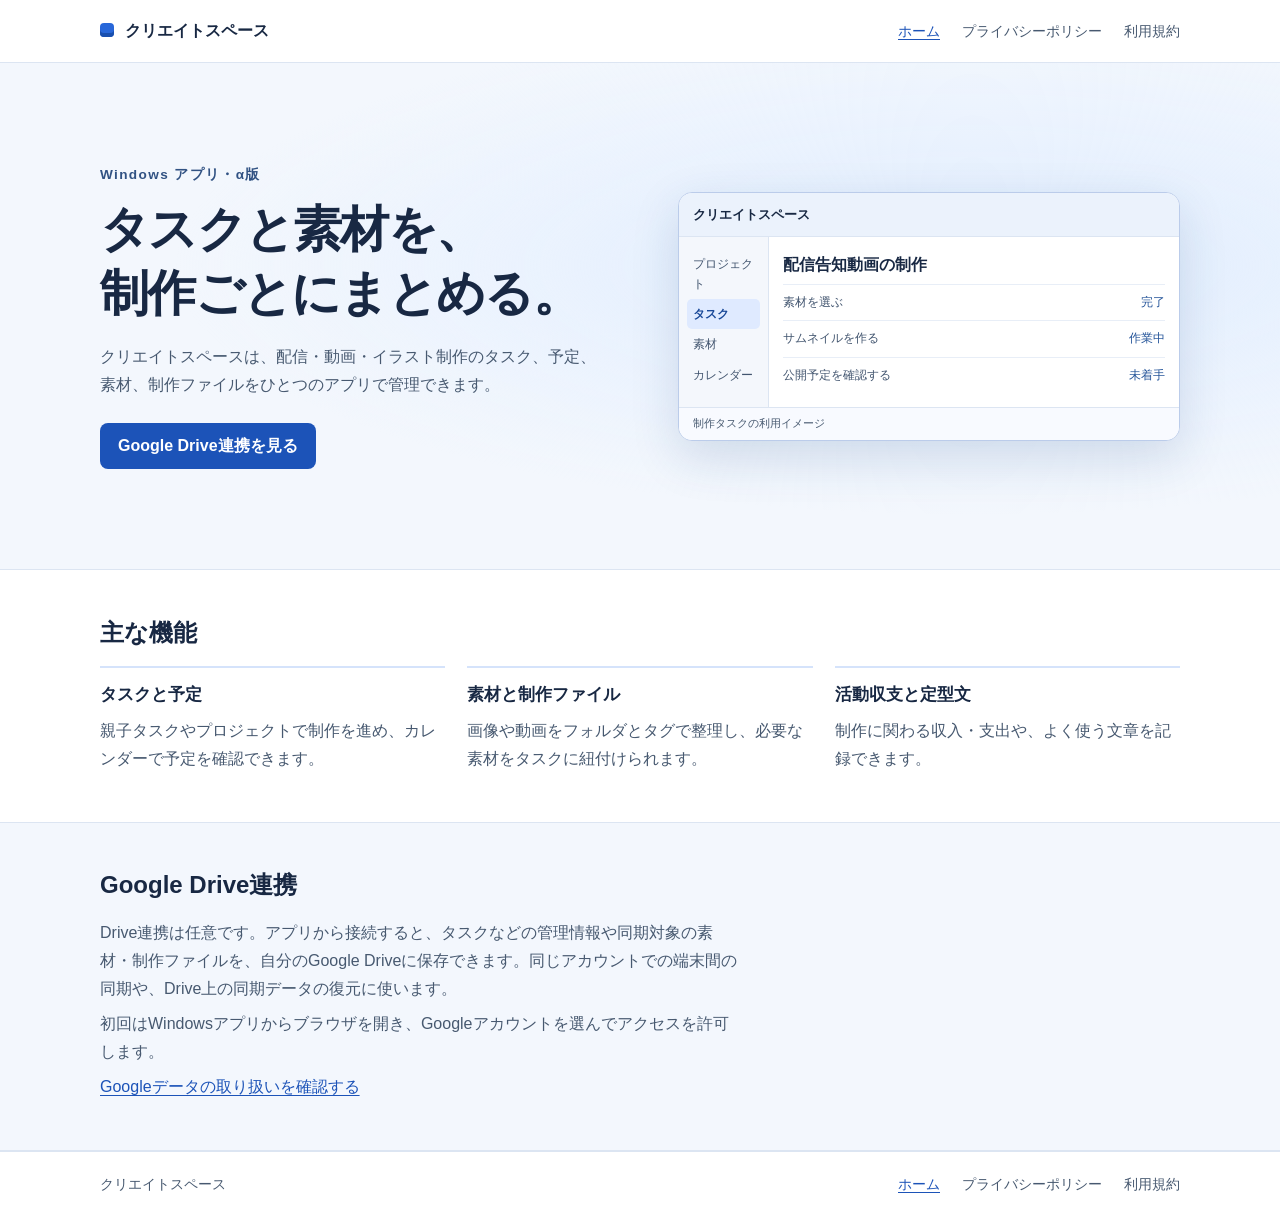
<file: index.html>
<!doctype html>
<html lang="ja"><head><meta charset="utf-8"><meta name="viewport" content="width=device-width, initial-scale=1"><meta name="description" content="タスク、素材、制作ファイルをまとめて管理できるWindowsアプリ。Google Driveとの任意の同期に対応。"><title>クリエイトスペース | Windows向け制作管理アプリ</title><link rel="stylesheet" href="styles.css"></head>
<body><header><div class="wrap bar"><a class="brand" href="index.html">クリエイトスペース</a><nav aria-label="サイト内メニュー"><a href="index.html" aria-current="page">ホーム</a><a href="privacy.html">プライバシーポリシー</a><a href="terms.html">利用規約</a></nav></div></header>
<main>
<section class="hero"><div class="wrap hero-inner"><div><p class="platform">Windows アプリ・α版</p><h1>タスクと素材を、<br>制作ごとにまとめる。</h1><p class="lead">クリエイトスペースは、配信・動画・イラスト制作のタスク、予定、素材、制作ファイルをひとつのアプリで管理できます。</p><a class="button" href="#drive">Google Drive連携を見る</a></div>
<figure class="demo"><div class="demo-top">クリエイトスペース</div><div class="demo-grid"><div class="demo-nav"><span>プロジェクト</span><span class="on">タスク</span><span>素材</span><span>カレンダー</span></div><div class="demo-body"><strong>配信告知動画の制作</strong><div class="demo-row"><span>素材を選ぶ</span><span>完了</span></div><div class="demo-row"><span>サムネイルを作る</span><span>作業中</span></div><div class="demo-row"><span>公開予定を確認する</span><span>未着手</span></div></div></div><figcaption>制作タスクの利用イメージ</figcaption></figure>
</div></section>
<section class="section wrap" aria-labelledby="features"><h2 id="features">主な機能</h2><div class="features"><article><h3>タスクと予定</h3><p>親子タスクやプロジェクトで制作を進め、カレンダーで予定を確認できます。</p></article><article><h3>素材と制作ファイル</h3><p>画像や動画をフォルダとタグで整理し、必要な素材をタスクに紐付けられます。</p></article><article><h3>活動収支と定型文</h3><p>制作に関わる収入・支出や、よく使う文章を記録できます。</p></article></div></section>
<section class="section sync" id="drive" aria-labelledby="drive-title"><div class="wrap"><h2 id="drive-title">Google Drive連携</h2><p>Drive連携は任意です。アプリから接続すると、タスクなどの管理情報や同期対象の素材・制作ファイルを、自分のGoogle Driveに保存できます。同じアカウントでの端末間の同期や、Drive上の同期データの復元に使います。</p><p>初回はWindowsアプリからブラウザを開き、Googleアカウントを選んでアクセスを許可します。</p><p><a href="privacy.html">Googleデータの取り扱いを確認する</a></p></div></section>
</main>
<footer class="foot"><div class="wrap"><span>クリエイトスペース</span><nav aria-label="フッターメニュー"><a href="index.html" aria-current="page">ホーム</a><a href="privacy.html">プライバシーポリシー</a><a href="terms.html">利用規約</a></nav></div></footer></body></html>
</file>
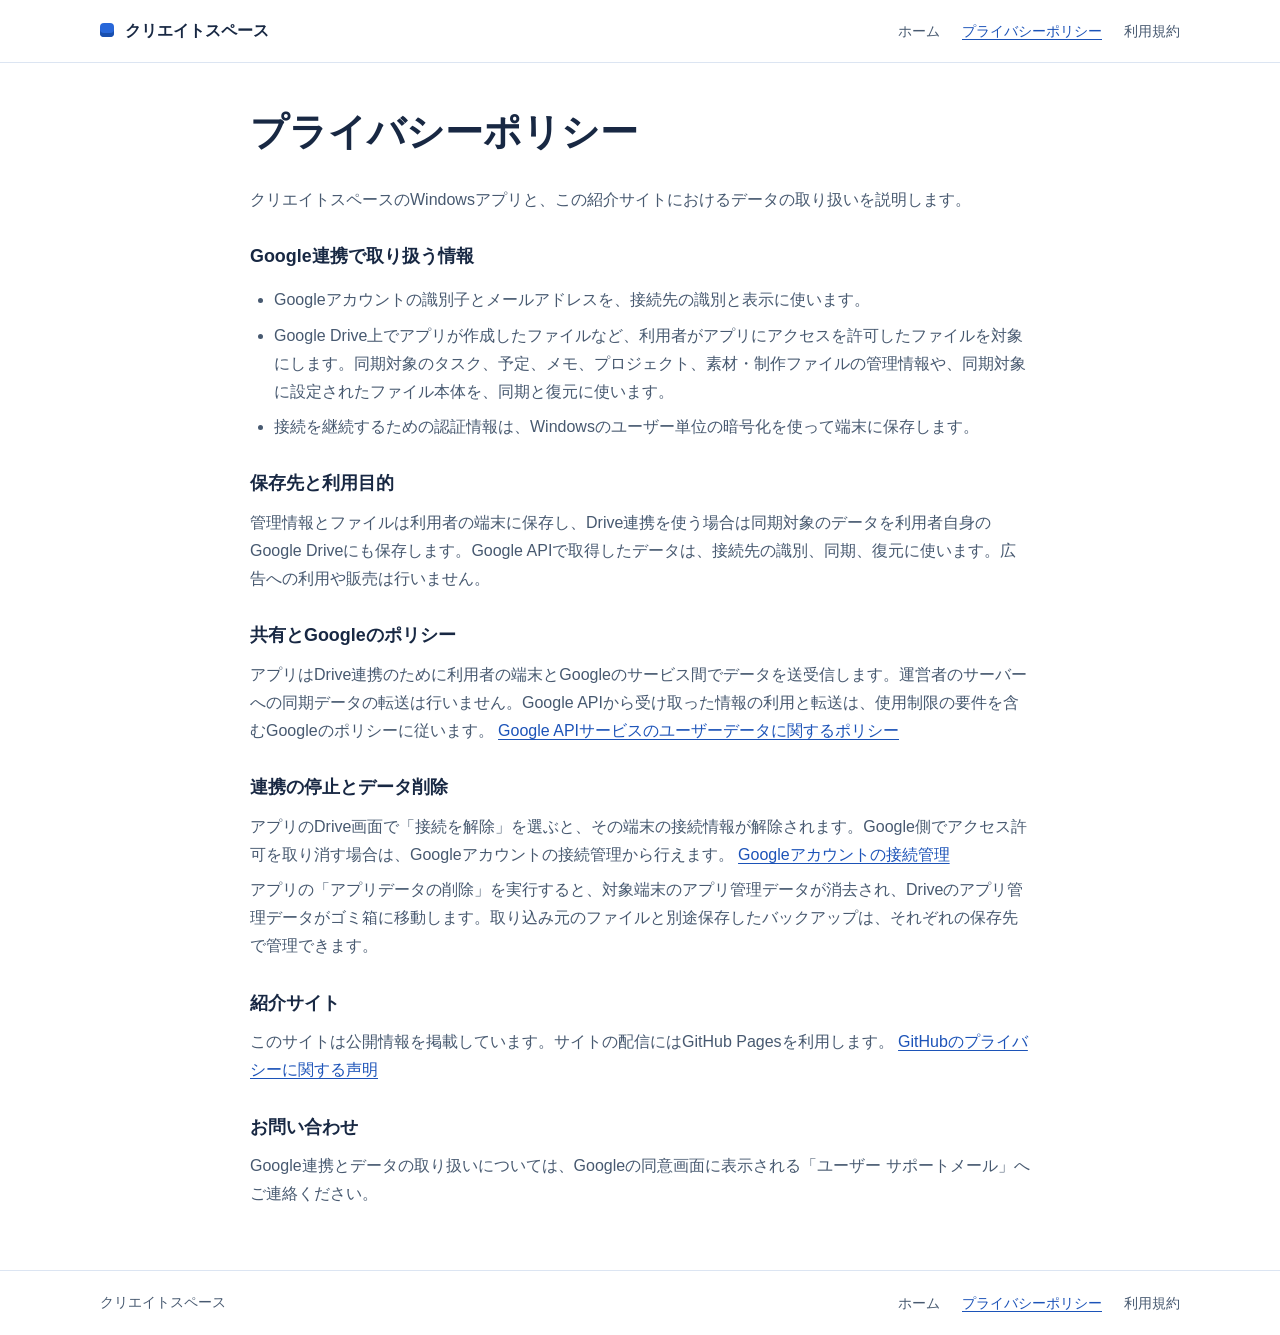
<file: privacy.html>
<!doctype html>
<html lang="ja"><head><meta charset="utf-8"><meta name="viewport" content="width=device-width, initial-scale=1"><meta name="description" content="クリエイトスペースとGoogle Drive連携で取り扱うデータ、保存、接続解除、削除について。"><title>プライバシーポリシー | クリエイトスペース</title><link rel="stylesheet" href="styles.css"></head>
<body><header><div class="wrap bar"><a class="brand" href="index.html">クリエイトスペース</a><nav aria-label="サイト内メニュー"><a href="index.html">ホーム</a><a href="privacy.html" aria-current="page">プライバシーポリシー</a><a href="terms.html">利用規約</a></nav></div></header>
<main class="article"><h1>プライバシーポリシー</h1><p>クリエイトスペースのWindowsアプリと、この紹介サイトにおけるデータの取り扱いを説明します。</p>
<h2>Google連携で取り扱う情報</h2><ul><li>Googleアカウントの識別子とメールアドレスを、接続先の識別と表示に使います。</li><li>Google Drive上でアプリが作成したファイルなど、利用者がアプリにアクセスを許可したファイルを対象にします。同期対象のタスク、予定、メモ、プロジェクト、素材・制作ファイルの管理情報や、同期対象に設定されたファイル本体を、同期と復元に使います。</li><li>接続を継続するための認証情報は、Windowsのユーザー単位の暗号化を使って端末に保存します。</li></ul>
<h2>保存先と利用目的</h2><p>管理情報とファイルは利用者の端末に保存し、Drive連携を使う場合は同期対象のデータを利用者自身のGoogle Driveにも保存します。Google APIで取得したデータは、接続先の識別、同期、復元に使います。広告への利用や販売は行いません。</p>
<h2>共有とGoogleのポリシー</h2><p>アプリはDrive連携のために利用者の端末とGoogleのサービス間でデータを送受信します。運営者のサーバーへの同期データの転送は行いません。Google APIから受け取った情報の利用と転送は、使用制限の要件を含むGoogleのポリシーに従います。 <a href="https://developers.google.com/terms/api-services-user-data-policy?hl=ja">Google APIサービスのユーザーデータに関するポリシー</a></p>
<h2>連携の停止とデータ削除</h2><p>アプリのDrive画面で「接続を解除」を選ぶと、その端末の接続情報が解除されます。Google側でアクセス許可を取り消す場合は、Googleアカウントの接続管理から行えます。 <a href="https://myaccount.google.com/connections">Googleアカウントの接続管理</a></p><p>アプリの「アプリデータの削除」を実行すると、対象端末のアプリ管理データが消去され、Driveのアプリ管理データがゴミ箱に移動します。取り込み元のファイルと別途保存したバックアップは、それぞれの保存先で管理できます。</p>
<h2>紹介サイト</h2><p>このサイトは公開情報を掲載しています。サイトの配信にはGitHub Pagesを利用します。 <a href="https://docs.github.com/ja/site-policy/privacy-policies/github-general-privacy-statement">GitHubのプライバシーに関する声明</a></p>
<h2>お問い合わせ</h2><p>Google連携とデータの取り扱いについては、Googleの同意画面に表示される「ユーザー サポートメール」へご連絡ください。</p></main>
<footer class="foot"><div class="wrap"><span>クリエイトスペース</span><nav aria-label="フッターメニュー"><a href="index.html">ホーム</a><a href="privacy.html" aria-current="page">プライバシーポリシー</a><a href="terms.html">利用規約</a></nav></div></footer></body></html>
</file>
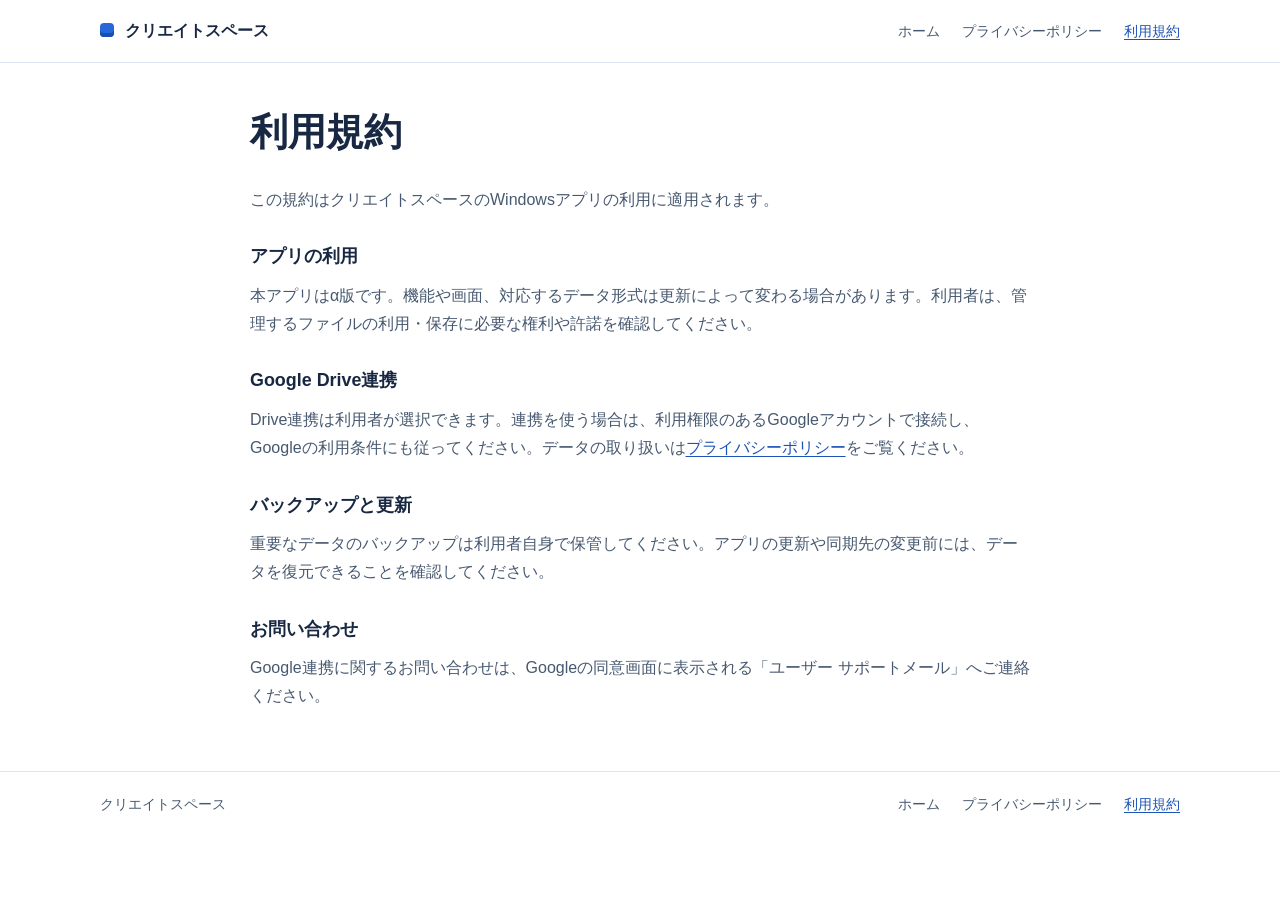
<file: terms.html>
<!doctype html>
<html lang="ja"><head><meta charset="utf-8"><meta name="viewport" content="width=device-width, initial-scale=1"><meta name="description" content="クリエイトスペースWindows版の利用条件。"><title>利用規約 | クリエイトスペース</title><link rel="stylesheet" href="styles.css"></head>
<body><header><div class="wrap bar"><a class="brand" href="index.html">クリエイトスペース</a><nav aria-label="サイト内メニュー"><a href="index.html">ホーム</a><a href="privacy.html">プライバシーポリシー</a><a href="terms.html" aria-current="page">利用規約</a></nav></div></header>
<main class="article"><h1>利用規約</h1><p>この規約はクリエイトスペースのWindowsアプリの利用に適用されます。</p>
<h2>アプリの利用</h2><p>本アプリはα版です。機能や画面、対応するデータ形式は更新によって変わる場合があります。利用者は、管理するファイルの利用・保存に必要な権利や許諾を確認してください。</p>
<h2>Google Drive連携</h2><p>Drive連携は利用者が選択できます。連携を使う場合は、利用権限のあるGoogleアカウントで接続し、Googleの利用条件にも従ってください。データの取り扱いは<a href="privacy.html">プライバシーポリシー</a>をご覧ください。</p>
<h2>バックアップと更新</h2><p>重要なデータのバックアップは利用者自身で保管してください。アプリの更新や同期先の変更前には、データを復元できることを確認してください。</p>
<h2>お問い合わせ</h2><p>Google連携に関するお問い合わせは、Googleの同意画面に表示される「ユーザー サポートメール」へご連絡ください。</p></main>
<footer class="foot"><div class="wrap"><span>クリエイトスペース</span><nav aria-label="フッターメニュー"><a href="index.html">ホーム</a><a href="privacy.html">プライバシーポリシー</a><a href="terms.html" aria-current="page">利用規約</a></nav></div></footer></body></html>
</file>
<file: styles.css>
:root{color-scheme:light;--ink:#182843;--muted:#475970;--accent:#1c53b8;--line:#dce5f2;--paper:#fff;--wash:#f3f7fd;font-family:"Instrument Sans","Hiragino Sans","Yu Gothic UI",Meiryo,sans-serif;color:var(--ink);background:var(--paper)}*{box-sizing:border-box}body{margin:0;line-height:1.75}a{color:var(--accent);text-underline-offset:.2em}a:focus-visible{outline:3px solid #3371e1;outline-offset:4px}.wrap{width:min(1080px,calc(100% - 48px));margin-inline:auto}header{border-bottom:1px solid var(--line)}.bar{display:flex;justify-content:space-between;align-items:center;gap:14px 28px;flex-wrap:wrap;padding-block:17px}.brand{color:var(--ink);font-weight:750;text-decoration:none}.brand::before{content:"";display:inline-block;width:14px;height:14px;margin-inline-end:11px;border-radius:4px;background:#2867d9;vertical-align:-1px;box-shadow:inset 0 -4px #194fae}nav{display:flex;gap:8px 22px;flex-wrap:wrap}nav a{font-size:.88rem;text-decoration:none;color:var(--muted)}nav a:hover,nav a[aria-current="page"]{color:var(--accent);text-decoration:underline}.hero{background:radial-gradient(ellipse at 76% 40%,#e0edff,transparent 58%),var(--wash);border-bottom:1px solid var(--line)}.hero-inner{display:grid;grid-template-columns:1fr 1fr;gap:clamp(28px,6vw,88px);align-items:center;padding-block:clamp(48px,8vw,100px)}.platform{font-size:.85rem;letter-spacing:.1em;font-weight:700;color:#315283;margin:0}.hero h1{font-size:clamp(1.8rem,3.8vw,3.05rem);letter-spacing:-.035em;line-height:1.32;margin:.2em 0 .38em}.lead{color:var(--muted);margin:0 0 1.5em}.button{display:inline-block;padding:9px 18px;background:#1c53b8;color:white;border-radius:8px;text-decoration:none;font-weight:700}.button:hover{background:#174798}.demo{margin:0;border:1px solid #bbccea;border-radius:14px;background:white;overflow:hidden;box-shadow:0 16px 48px #1d437826}.demo-top{padding:10px 14px;background:#ebf2fc;border-bottom:1px solid var(--line);font-weight:700;font-size:.83rem}.demo-grid{display:grid;grid-template-columns:90px 1fr}.demo-nav{background:#f4f7fc;border-right:1px solid var(--line);padding:12px 8px;font-size:.72rem;color:#42556f}.demo-nav span{display:block;padding:5px 6px}.demo-nav .on{border-radius:5px;background:#dfeaff;color:#164697;font-weight:bold}.demo-body{padding:14px}.demo-body strong{display:block;font-size:.97rem;margin-bottom:6px}.demo-row{display:flex;justify-content:space-between;gap:8px;border-top:1px solid #e8eef7;padding:7px 0;color:#42556f;font-size:.76rem}.demo-row span:last-child{color:#245499;white-space:nowrap}.demo figcaption{font-size:.7rem;color:#475970;padding:6px 14px;border-top:1px solid var(--line);background:#f8faff}.section{padding-block:42px}.section h2,.article h2{line-height:1.45;margin:.15em 0 .65em}.features{display:grid;grid-template-columns:repeat(3,1fr);gap:22px}.features article{border-top:2px solid #d5e3fb;padding-top:12px}.features h3{font-size:1.04rem;margin:0}.features p,.section p,.article p,.article li{color:var(--muted);margin:.45em 0}.sync{background:var(--wash);border-block:1px solid var(--line)}.sync p{max-width:72ch}.article{width:min(780px,calc(100% - 48px));margin-inline:auto;padding-block:44px 54px}.article h1{font-size:clamp(1.6rem,5vw,2.35rem);line-height:1.35;margin:0 0 .75em}.article h2{font-size:1.12rem;margin-top:1.7em}.article ul{padding-inline-start:1.5em}.date{font-size:.88rem}.foot{border-top:1px solid var(--line);padding-block:20px;color:var(--muted);font-size:.85rem}.foot .wrap{display:flex;align-items:center;justify-content:space-between;gap:12px 22px;flex-wrap:wrap}@media(max-width:730px){.hero-inner,.features{grid-template-columns:1fr}.hero-inner{gap:26px}.wrap,.article{width:calc(100% - 32px)}.section{padding-block:30px}}@media(max-width:350px){.demo-grid{grid-template-columns:69px 1fr}.demo-body{padding:8px}}
</file>
